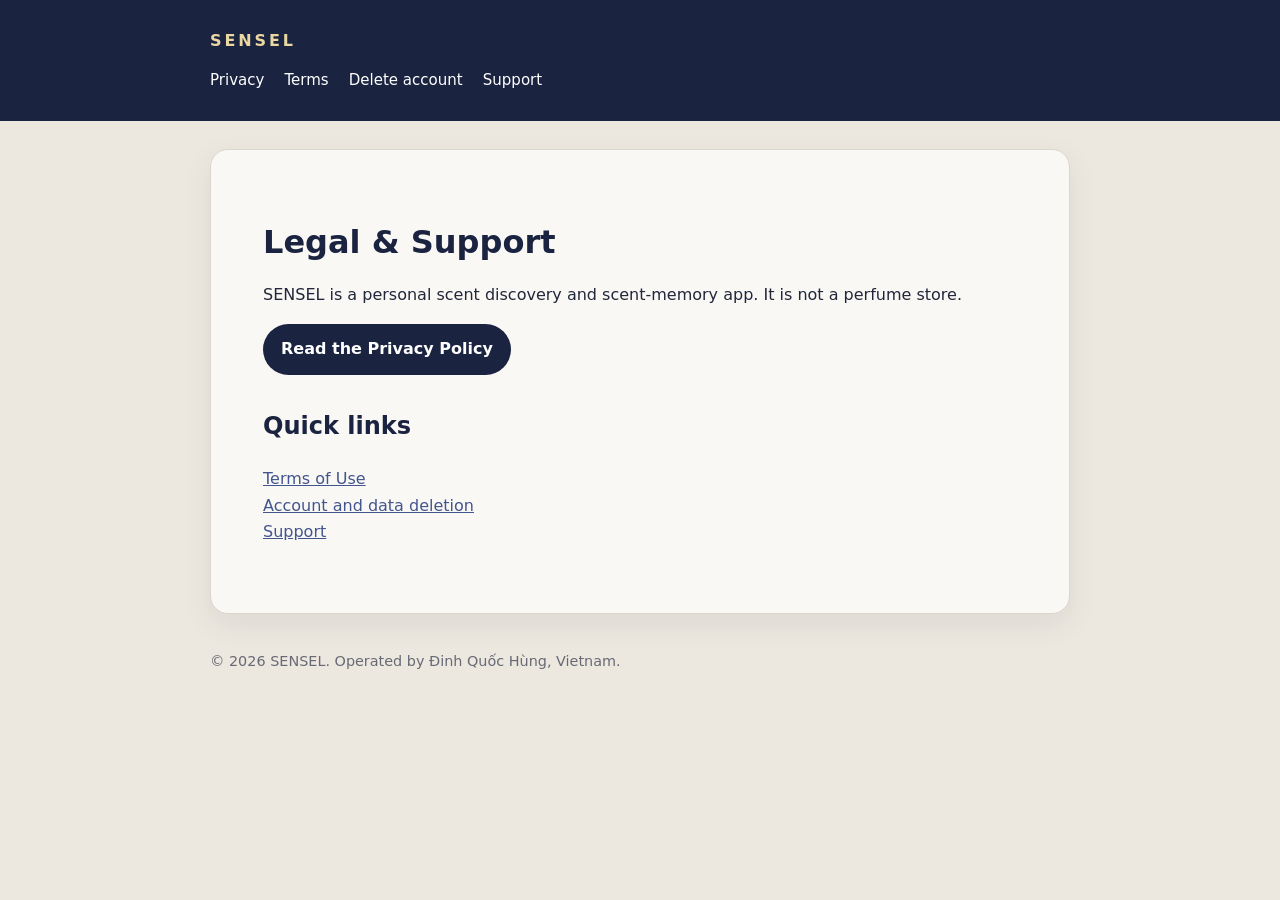
<file: index.html>
<!doctype html>
<html lang="en">
<head><meta charset="utf-8"><meta name="viewport" content="width=device-width,initial-scale=1"><title>SENSEL Legal & Support</title><link rel="stylesheet" href="styles.css"></head>
<body>
<header><div class="wrap"><div class="brand">SENSEL</div><nav><a href="privacy.html">Privacy</a><a href="terms.html">Terms</a><a href="delete-account.html">Delete account</a><a href="support.html">Support</a></nav></div></header>
<main><h1>Legal & Support</h1><p>SENSEL is a personal scent discovery and scent-memory app. It is not a perfume store.</p><p><a class="button" href="privacy.html">Read the Privacy Policy</a></p><h2>Quick links</h2><p><a href="terms.html">Terms of Use</a><br><a href="delete-account.html">Account and data deletion</a><br><a href="support.html">Support</a></p></main>
<footer><div class="wrap">© <span data-year></span> SENSEL. Operated by Đinh Quốc Hùng, Vietnam.</div></footer><script src="nav.js"></script>
</body></html>
</file>
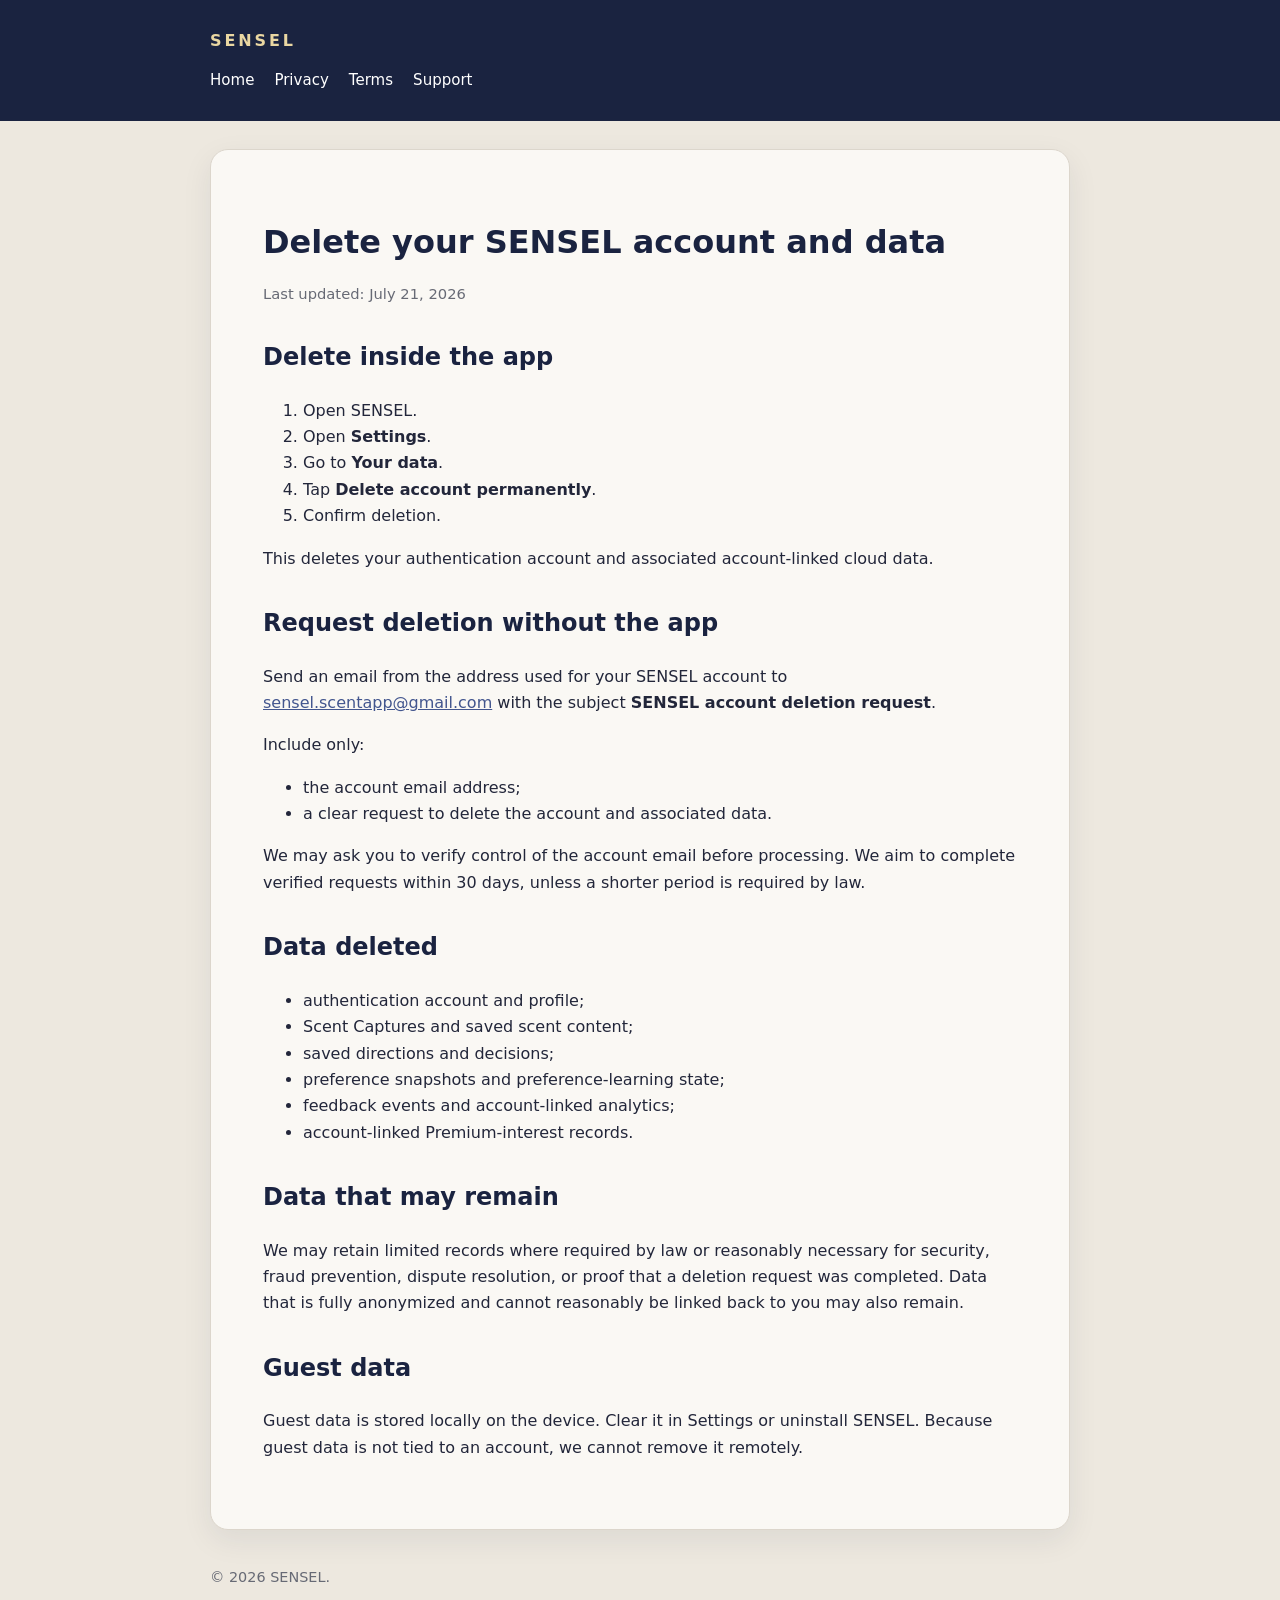
<file: delete-account.html>
<!doctype html>
<html lang="en">
<head><meta charset="utf-8"><meta name="viewport" content="width=device-width,initial-scale=1"><title>Delete a SENSEL Account</title><link rel="stylesheet" href="styles.css"></head>
<body>
<header><div class="wrap"><div class="brand">SENSEL</div><nav><a href="index.html">Home</a><a href="privacy.html">Privacy</a><a href="terms.html">Terms</a><a href="support.html">Support</a></nav></div></header>
<main>
<h1>Delete your SENSEL account and data</h1><p class="meta">Last updated: July 21, 2026</p>
<h2>Delete inside the app</h2><ol><li>Open SENSEL.</li><li>Open <strong>Settings</strong>.</li><li>Go to <strong>Your data</strong>.</li><li>Tap <strong>Delete account permanently</strong>.</li><li>Confirm deletion.</li></ol><p>This deletes your authentication account and associated account-linked cloud data.</p>
<h2>Request deletion without the app</h2><p>Send an email from the address used for your SENSEL account to <a href="mailto:sensel.scentapp@gmail.com?subject=SENSEL%20account%20deletion%20request">sensel.scentapp@gmail.com</a> with the subject <strong>SENSEL account deletion request</strong>.</p><p>Include only:</p><ul><li>the account email address;</li><li>a clear request to delete the account and associated data.</li></ul><p>We may ask you to verify control of the account email before processing. We aim to complete verified requests within 30 days, unless a shorter period is required by law.</p>
<h2>Data deleted</h2><ul><li>authentication account and profile;</li><li>Scent Captures and saved scent content;</li><li>saved directions and decisions;</li><li>preference snapshots and preference-learning state;</li><li>feedback events and account-linked analytics;</li><li>account-linked Premium-interest records.</li></ul>
<h2>Data that may remain</h2><p>We may retain limited records where required by law or reasonably necessary for security, fraud prevention, dispute resolution, or proof that a deletion request was completed. Data that is fully anonymized and cannot reasonably be linked back to you may also remain.</p>
<h2>Guest data</h2><p>Guest data is stored locally on the device. Clear it in Settings or uninstall SENSEL. Because guest data is not tied to an account, we cannot remove it remotely.</p>
</main>
<footer><div class="wrap">© <span data-year></span> SENSEL.</div></footer><script src="nav.js"></script>
</body></html>
</file>
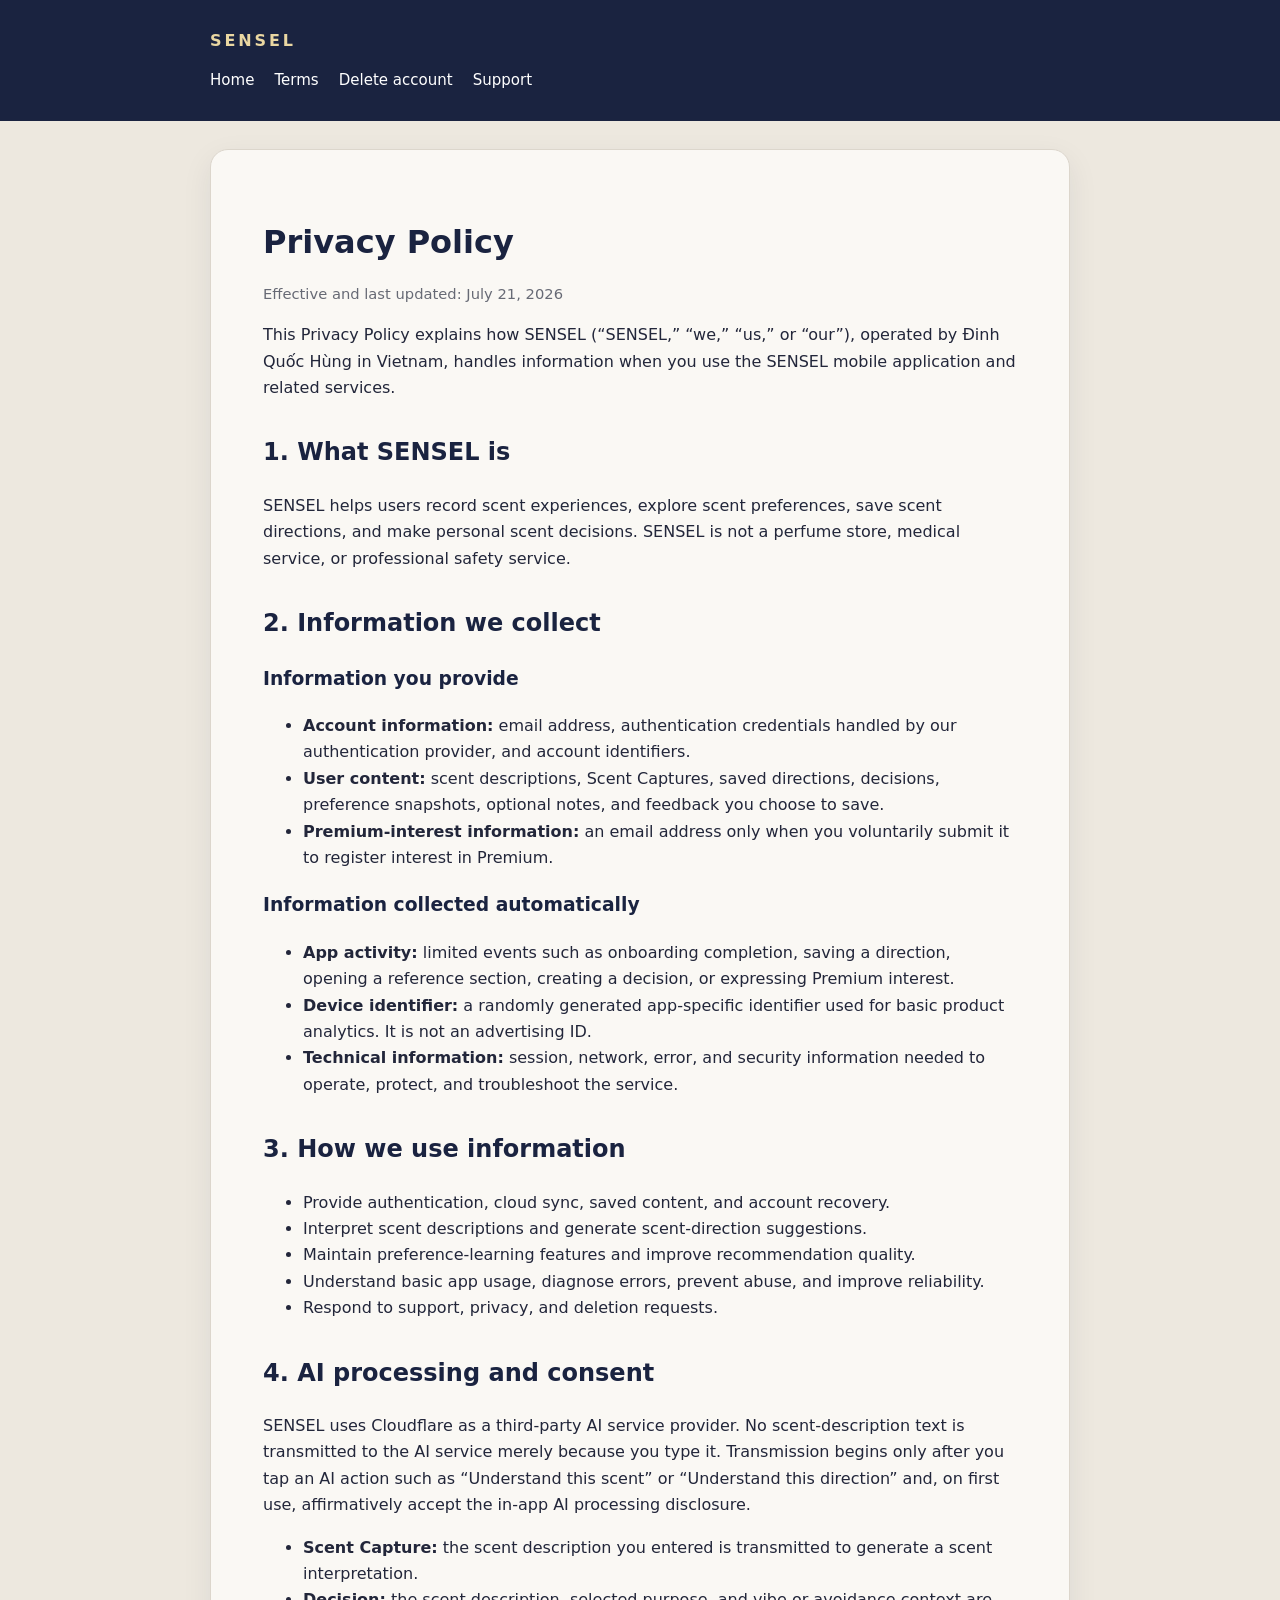
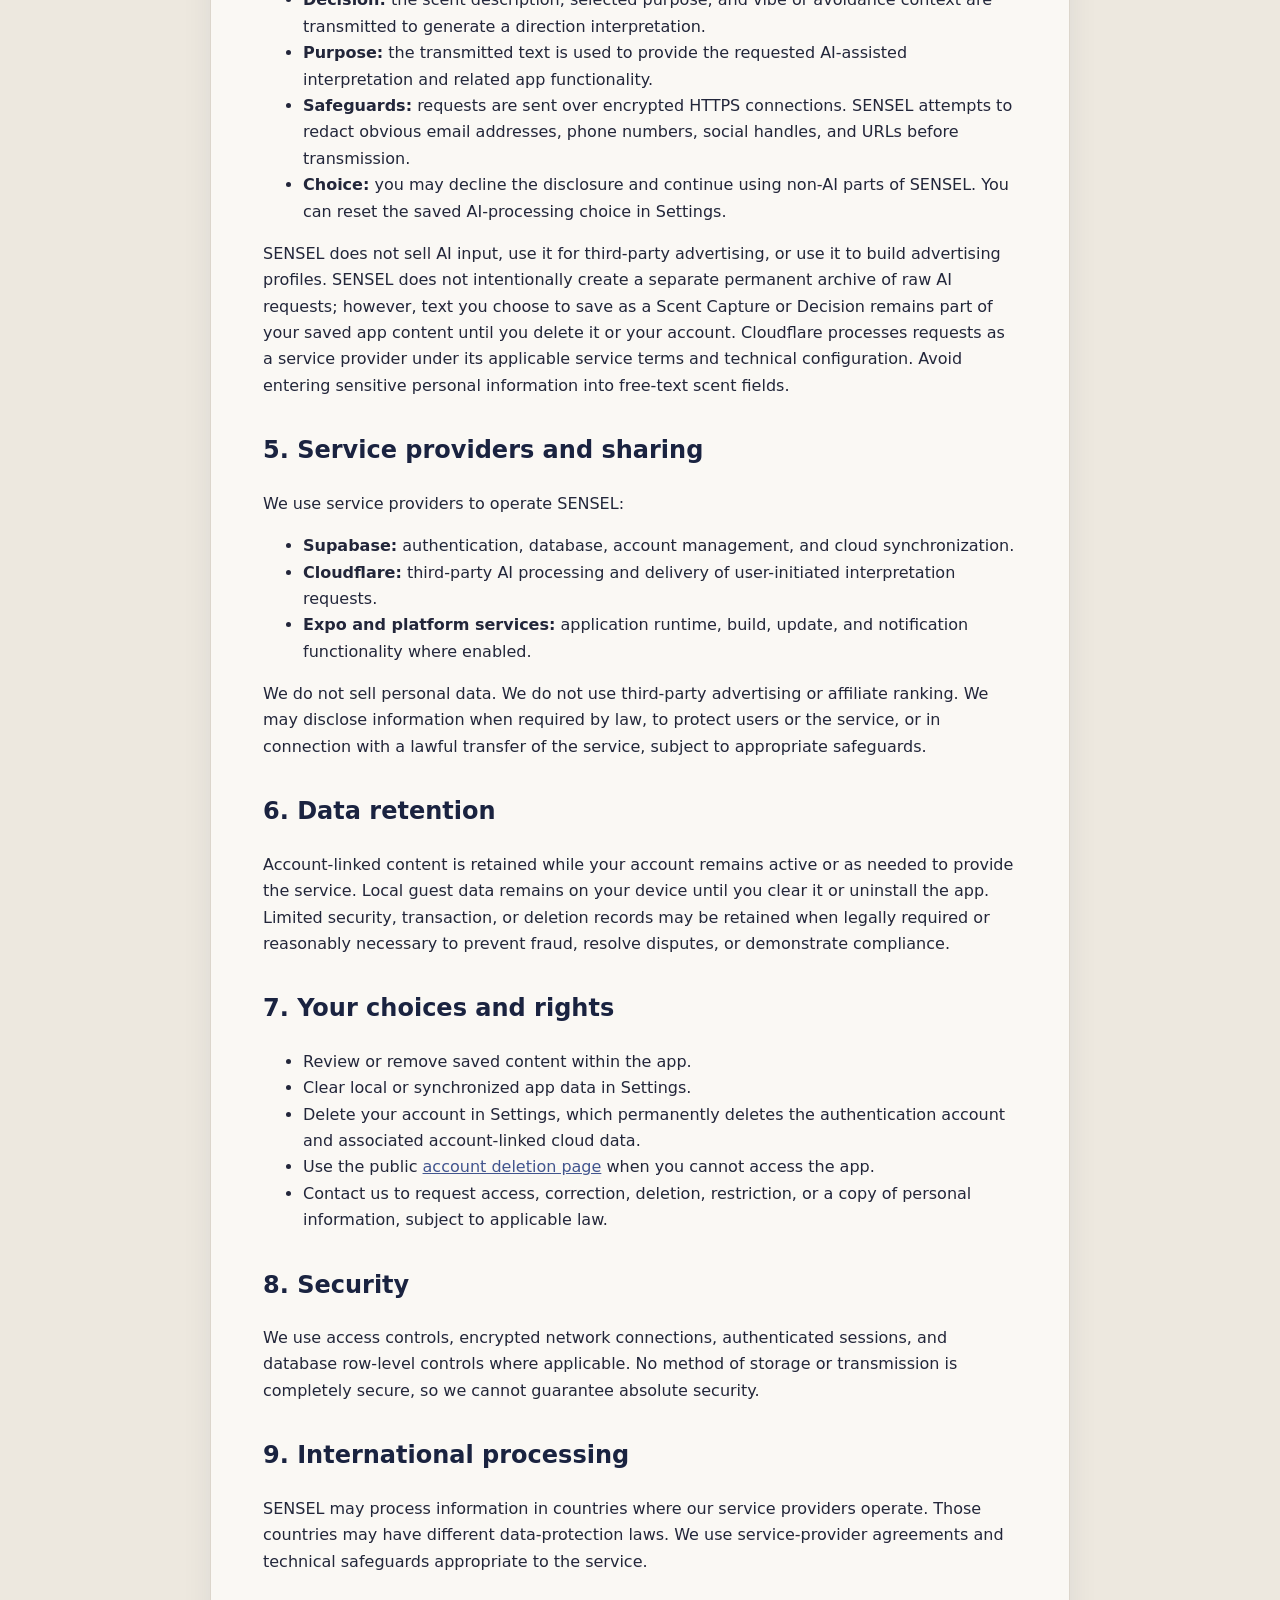
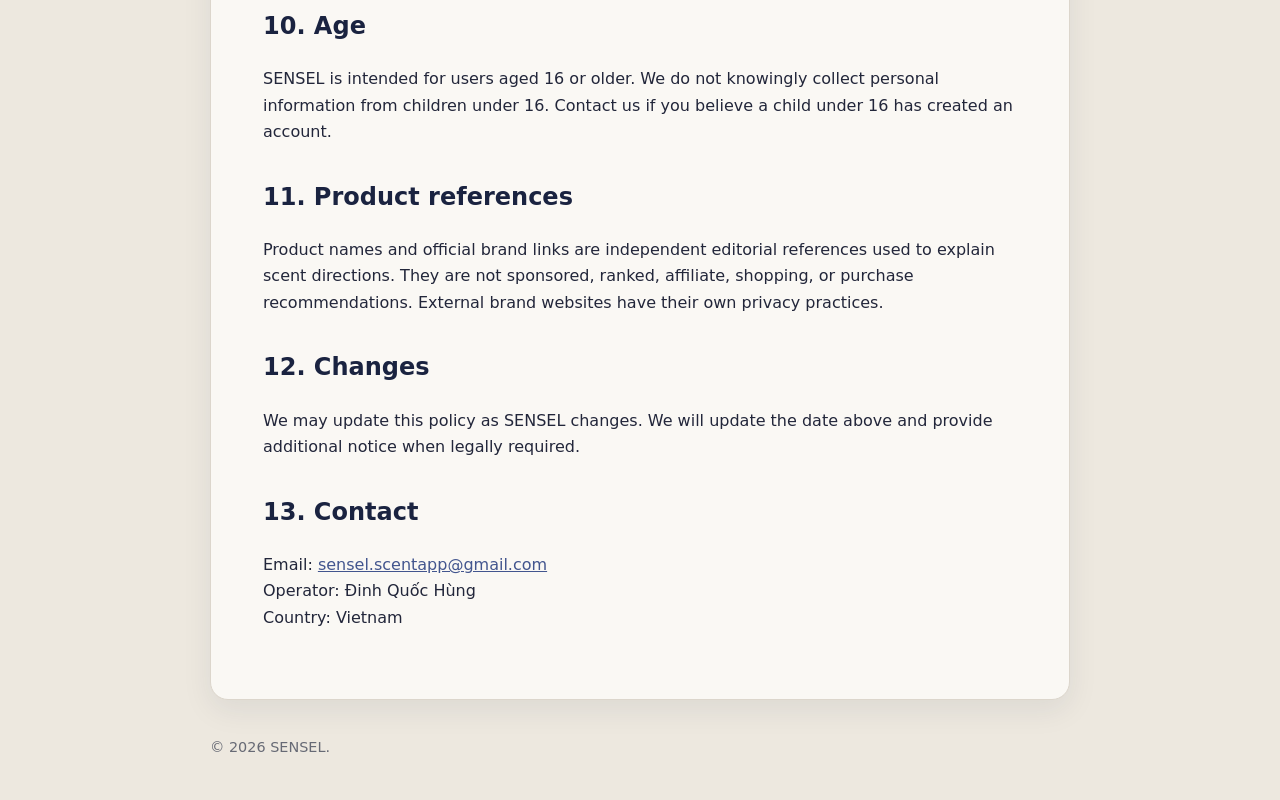
<file: privacy.html>
<!doctype html>
<html lang="en">
<head><meta charset="utf-8"><meta name="viewport" content="width=device-width,initial-scale=1"><title>SENSEL Privacy Policy</title><link rel="stylesheet" href="styles.css"></head>
<body>
<header><div class="wrap"><div class="brand">SENSEL</div><nav><a href="index.html">Home</a><a href="terms.html">Terms</a><a href="delete-account.html">Delete account</a><a href="support.html">Support</a></nav></div></header>
<main>
<h1>Privacy Policy</h1><p class="meta">Effective and last updated: July 21, 2026</p>
<p>This Privacy Policy explains how SENSEL (“SENSEL,” “we,” “us,” or “our”), operated by Đinh Quốc Hùng in Vietnam, handles information when you use the SENSEL mobile application and related services.</p>
<h2>1. What SENSEL is</h2><p>SENSEL helps users record scent experiences, explore scent preferences, save scent directions, and make personal scent decisions. SENSEL is not a perfume store, medical service, or professional safety service.</p>
<h2>2. Information we collect</h2>
<h3>Information you provide</h3><ul><li><strong>Account information:</strong> email address, authentication credentials handled by our authentication provider, and account identifiers.</li><li><strong>User content:</strong> scent descriptions, Scent Captures, saved directions, decisions, preference snapshots, optional notes, and feedback you choose to save.</li><li><strong>Premium-interest information:</strong> an email address only when you voluntarily submit it to register interest in Premium.</li></ul>
<h3>Information collected automatically</h3><ul><li><strong>App activity:</strong> limited events such as onboarding completion, saving a direction, opening a reference section, creating a decision, or expressing Premium interest.</li><li><strong>Device identifier:</strong> a randomly generated app-specific identifier used for basic product analytics. It is not an advertising ID.</li><li><strong>Technical information:</strong> session, network, error, and security information needed to operate, protect, and troubleshoot the service.</li></ul>
<h2>3. How we use information</h2><ul><li>Provide authentication, cloud sync, saved content, and account recovery.</li><li>Interpret scent descriptions and generate scent-direction suggestions.</li><li>Maintain preference-learning features and improve recommendation quality.</li><li>Understand basic app usage, diagnose errors, prevent abuse, and improve reliability.</li><li>Respond to support, privacy, and deletion requests.</li></ul>
<h2>4. AI processing and consent</h2>
<p>SENSEL uses Cloudflare as a third-party AI service provider. No scent-description text is transmitted to the AI service merely because you type it. Transmission begins only after you tap an AI action such as “Understand this scent” or “Understand this direction” and, on first use, affirmatively accept the in-app AI processing disclosure.</p>
<ul>
<li><strong>Scent Capture:</strong> the scent description you entered is transmitted to generate a scent interpretation.</li>
<li><strong>Decision:</strong> the scent description, selected purpose, and vibe or avoidance context are transmitted to generate a direction interpretation.</li>
<li><strong>Purpose:</strong> the transmitted text is used to provide the requested AI-assisted interpretation and related app functionality.</li>
<li><strong>Safeguards:</strong> requests are sent over encrypted HTTPS connections. SENSEL attempts to redact obvious email addresses, phone numbers, social handles, and URLs before transmission.</li>
<li><strong>Choice:</strong> you may decline the disclosure and continue using non-AI parts of SENSEL. You can reset the saved AI-processing choice in Settings.</li>
</ul>
<p>SENSEL does not sell AI input, use it for third-party advertising, or use it to build advertising profiles. SENSEL does not intentionally create a separate permanent archive of raw AI requests; however, text you choose to save as a Scent Capture or Decision remains part of your saved app content until you delete it or your account. Cloudflare processes requests as a service provider under its applicable service terms and technical configuration. Avoid entering sensitive personal information into free-text scent fields.</p>
<h2>5. Service providers and sharing</h2><p>We use service providers to operate SENSEL:</p><ul><li><strong>Supabase:</strong> authentication, database, account management, and cloud synchronization.</li><li><strong>Cloudflare:</strong> third-party AI processing and delivery of user-initiated interpretation requests.</li><li><strong>Expo and platform services:</strong> application runtime, build, update, and notification functionality where enabled.</li></ul><p>We do not sell personal data. We do not use third-party advertising or affiliate ranking. We may disclose information when required by law, to protect users or the service, or in connection with a lawful transfer of the service, subject to appropriate safeguards.</p>
<h2>6. Data retention</h2><p>Account-linked content is retained while your account remains active or as needed to provide the service. Local guest data remains on your device until you clear it or uninstall the app. Limited security, transaction, or deletion records may be retained when legally required or reasonably necessary to prevent fraud, resolve disputes, or demonstrate compliance.</p>
<h2>7. Your choices and rights</h2><ul><li>Review or remove saved content within the app.</li><li>Clear local or synchronized app data in Settings.</li><li>Delete your account in Settings, which permanently deletes the authentication account and associated account-linked cloud data.</li><li>Use the public <a href="delete-account.html">account deletion page</a> when you cannot access the app.</li><li>Contact us to request access, correction, deletion, restriction, or a copy of personal information, subject to applicable law.</li></ul>
<h2>8. Security</h2><p>We use access controls, encrypted network connections, authenticated sessions, and database row-level controls where applicable. No method of storage or transmission is completely secure, so we cannot guarantee absolute security.</p>
<h2>9. International processing</h2><p>SENSEL may process information in countries where our service providers operate. Those countries may have different data-protection laws. We use service-provider agreements and technical safeguards appropriate to the service.</p>
<h2>10. Age</h2><p>SENSEL is intended for users aged 16 or older. We do not knowingly collect personal information from children under 16. Contact us if you believe a child under 16 has created an account.</p>
<h2>11. Product references</h2><p>Product names and official brand links are independent editorial references used to explain scent directions. They are not sponsored, ranked, affiliate, shopping, or purchase recommendations. External brand websites have their own privacy practices.</p>
<h2>12. Changes</h2><p>We may update this policy as SENSEL changes. We will update the date above and provide additional notice when legally required.</p>
<h2>13. Contact</h2><p>Email: <a href="mailto:sensel.scentapp@gmail.com">sensel.scentapp@gmail.com</a><br>Operator: Đinh Quốc Hùng<br>Country: Vietnam</p>
</main>
<footer><div class="wrap">© <span data-year></span> SENSEL.</div></footer><script src="nav.js"></script>
</body></html>
</file>
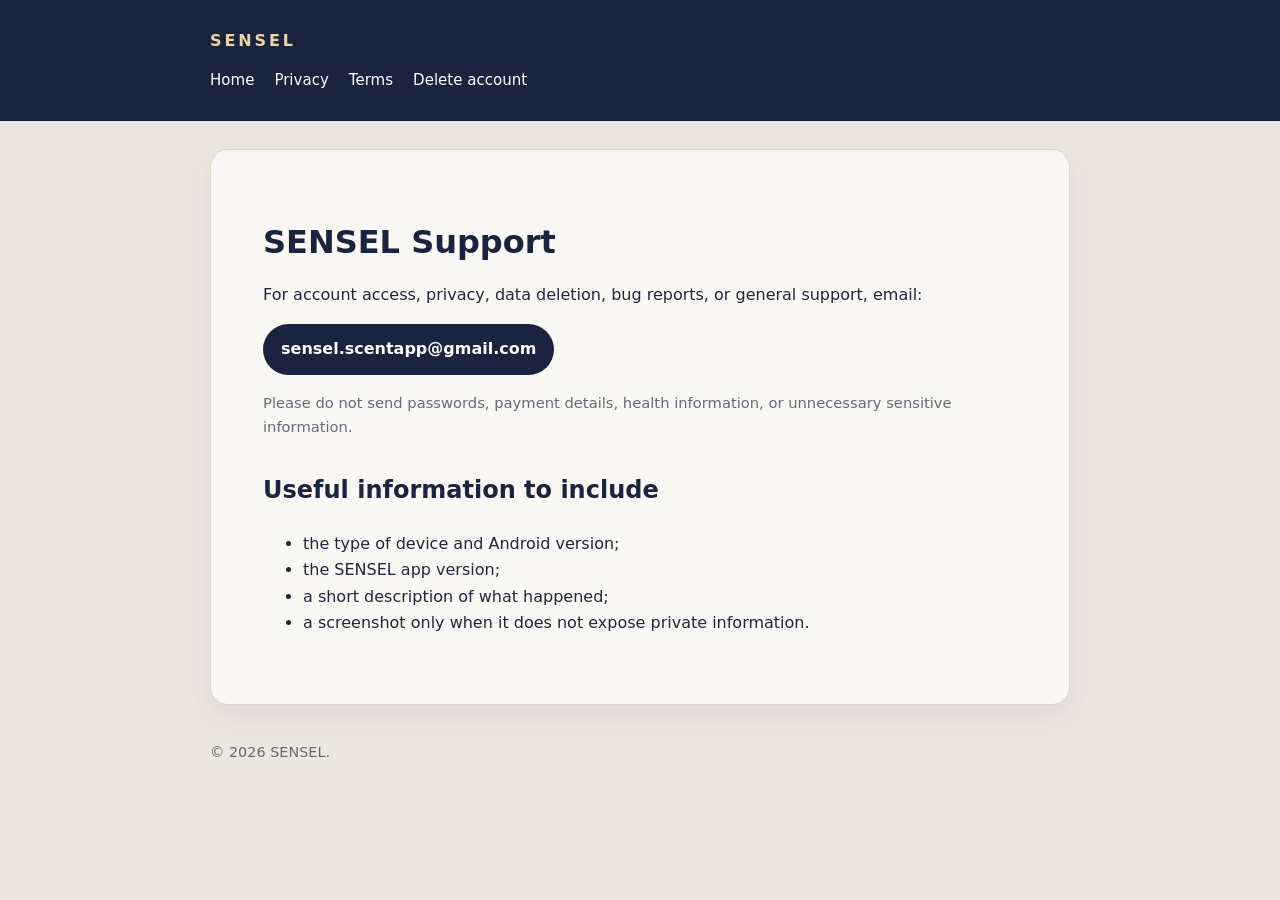
<file: support.html>
<!doctype html>
<html lang="en">
<head><meta charset="utf-8"><meta name="viewport" content="width=device-width,initial-scale=1"><title>SENSEL Support</title><link rel="stylesheet" href="styles.css"></head>
<body>
<header><div class="wrap"><div class="brand">SENSEL</div><nav><a href="index.html">Home</a><a href="privacy.html">Privacy</a><a href="terms.html">Terms</a><a href="delete-account.html">Delete account</a></nav></div></header>
<main><h1>SENSEL Support</h1><p>For account access, privacy, data deletion, bug reports, or general support, email:</p><p><a class="button" href="mailto:sensel.scentapp@gmail.com?subject=SENSEL%20support">sensel.scentapp@gmail.com</a></p><p class="small">Please do not send passwords, payment details, health information, or unnecessary sensitive information.</p><h2>Useful information to include</h2><ul><li>the type of device and Android version;</li><li>the SENSEL app version;</li><li>a short description of what happened;</li><li>a screenshot only when it does not expose private information.</li></ul></main>
<footer><div class="wrap">© <span data-year></span> SENSEL.</div></footer><script src="nav.js"></script>
</body></html>
</file>
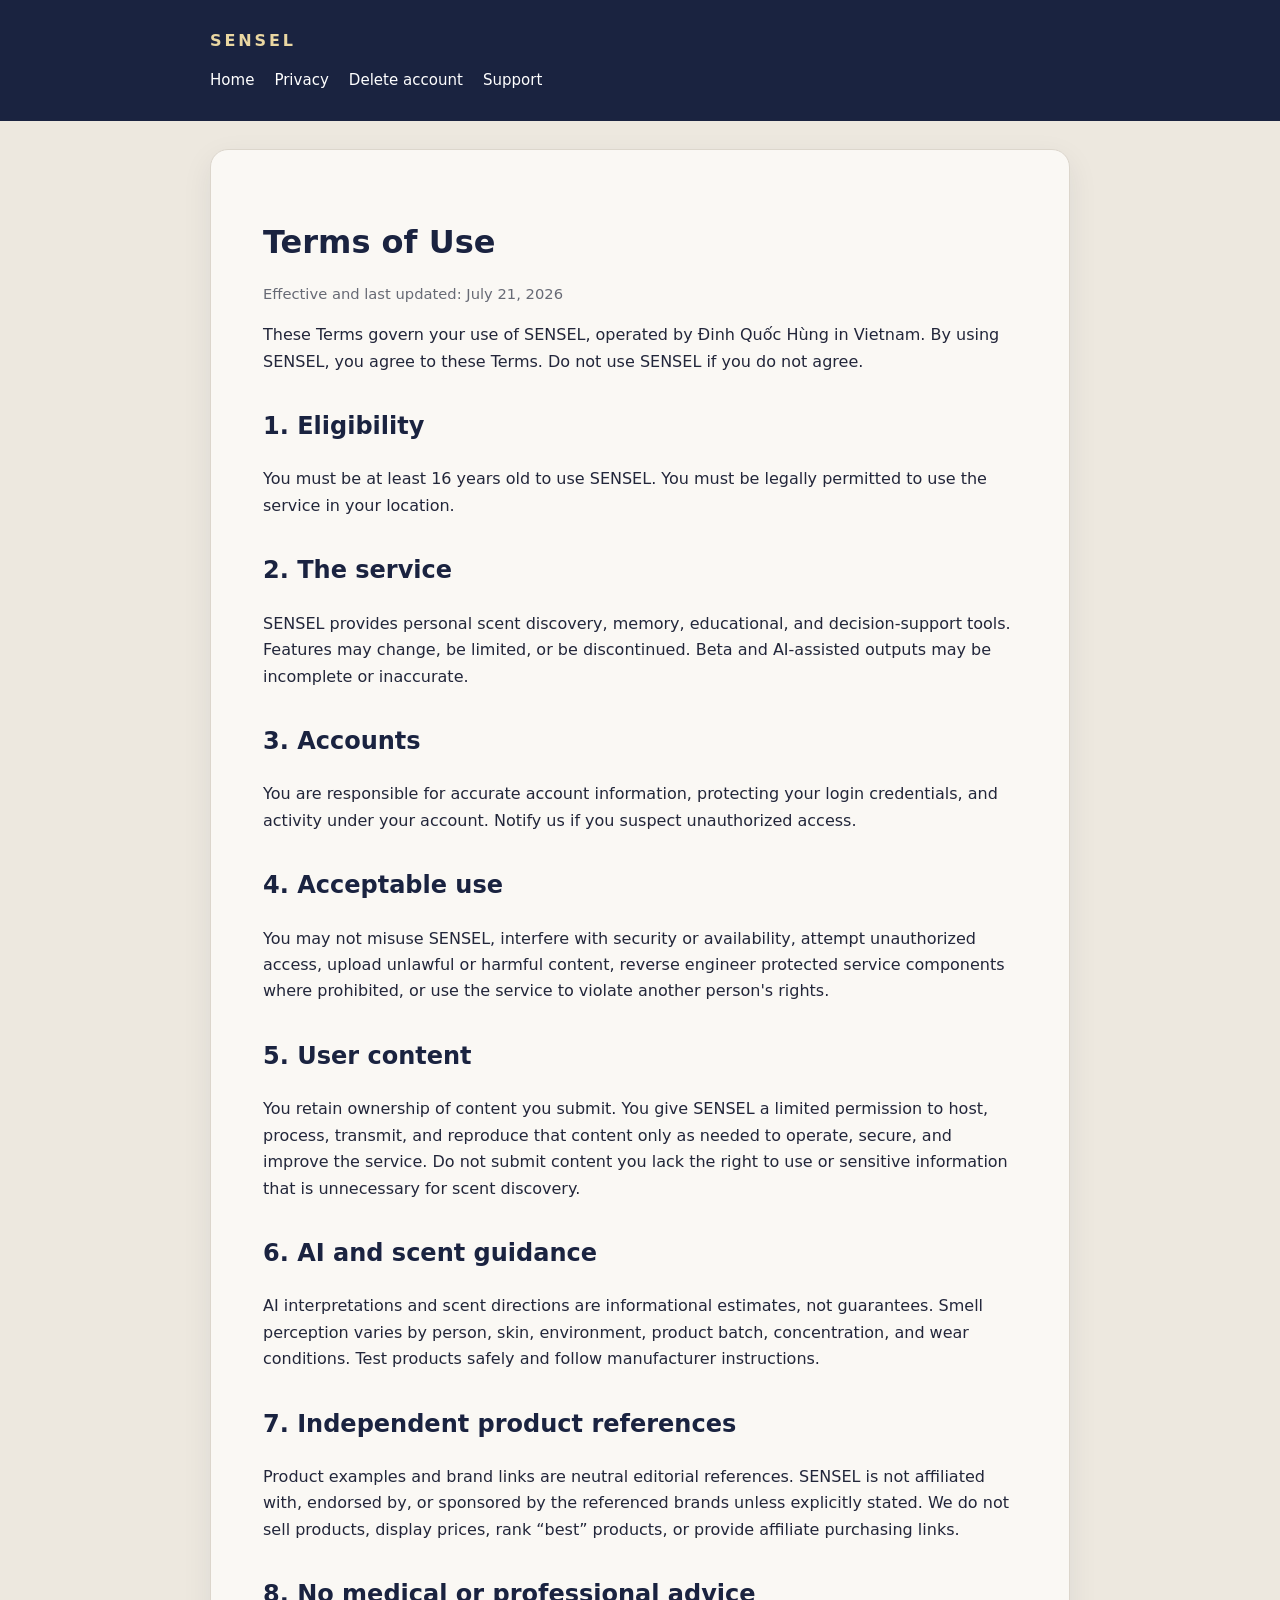
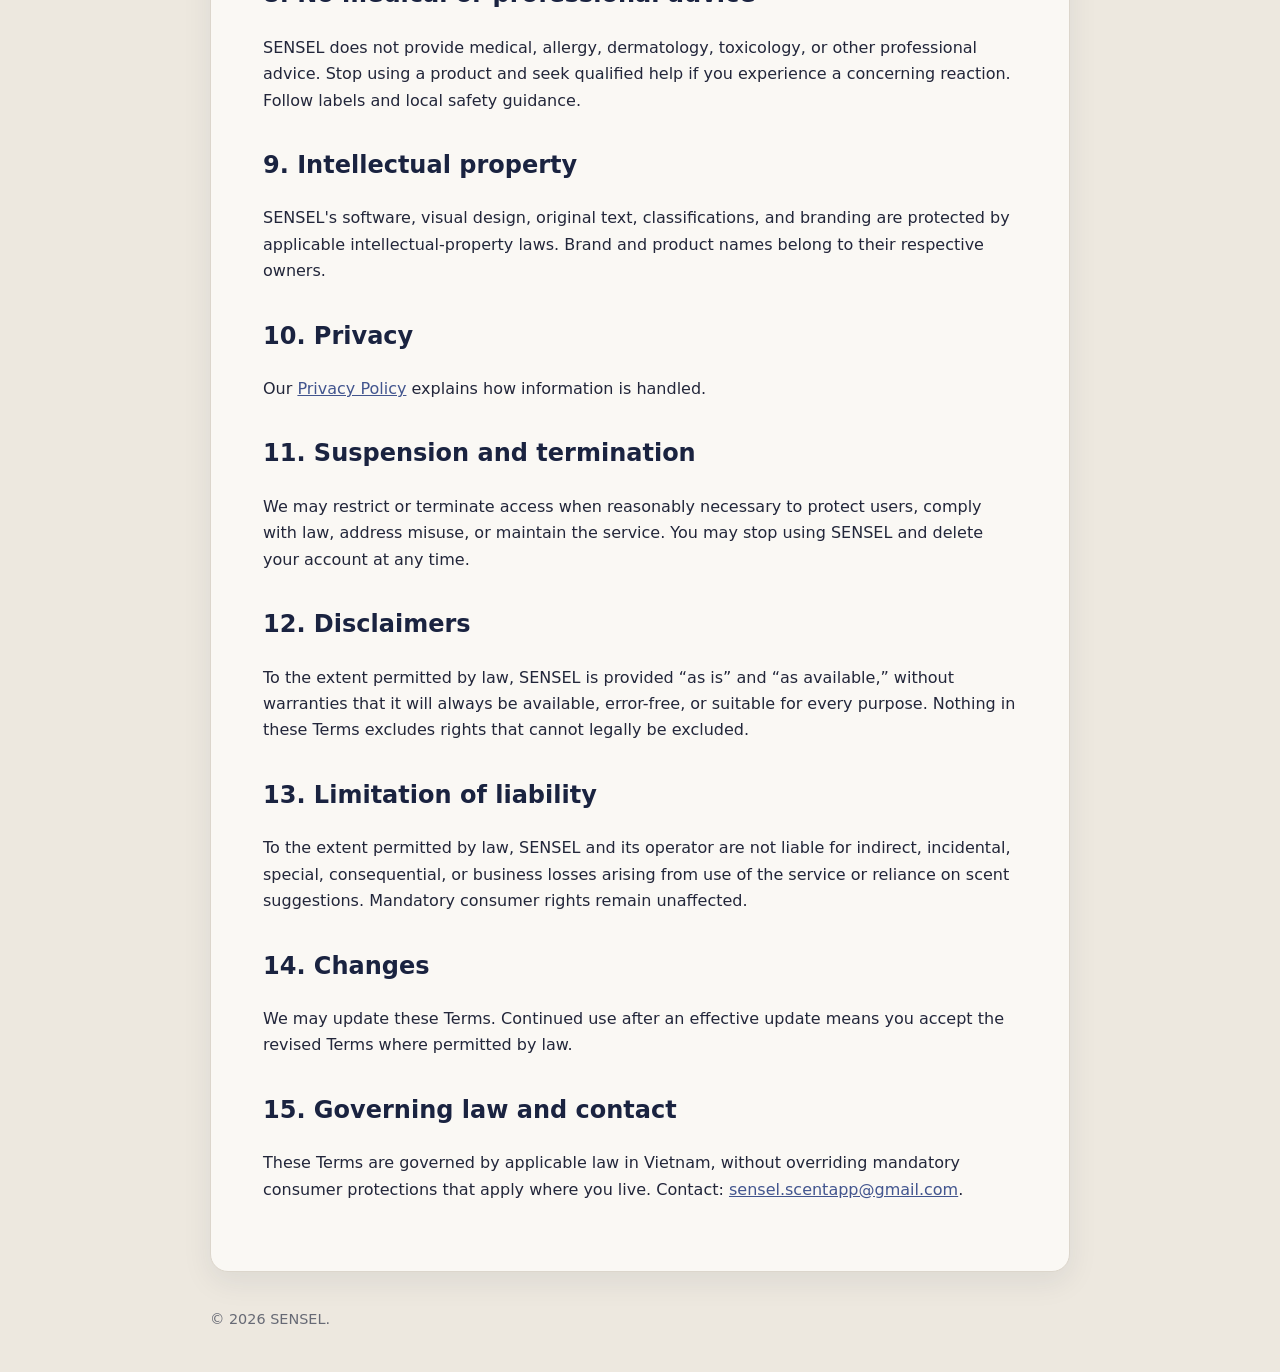
<file: terms.html>
<!doctype html>
<html lang="en">
<head><meta charset="utf-8"><meta name="viewport" content="width=device-width,initial-scale=1"><title>SENSEL Terms of Use</title><link rel="stylesheet" href="styles.css"></head>
<body>
<header><div class="wrap"><div class="brand">SENSEL</div><nav><a href="index.html">Home</a><a href="privacy.html">Privacy</a><a href="delete-account.html">Delete account</a><a href="support.html">Support</a></nav></div></header>
<main>
<h1>Terms of Use</h1><p class="meta">Effective and last updated: July 21, 2026</p>
<p>These Terms govern your use of SENSEL, operated by Đinh Quốc Hùng in Vietnam. By using SENSEL, you agree to these Terms. Do not use SENSEL if you do not agree.</p>
<h2>1. Eligibility</h2><p>You must be at least 16 years old to use SENSEL. You must be legally permitted to use the service in your location.</p>
<h2>2. The service</h2><p>SENSEL provides personal scent discovery, memory, educational, and decision-support tools. Features may change, be limited, or be discontinued. Beta and AI-assisted outputs may be incomplete or inaccurate.</p>
<h2>3. Accounts</h2><p>You are responsible for accurate account information, protecting your login credentials, and activity under your account. Notify us if you suspect unauthorized access.</p>
<h2>4. Acceptable use</h2><p>You may not misuse SENSEL, interfere with security or availability, attempt unauthorized access, upload unlawful or harmful content, reverse engineer protected service components where prohibited, or use the service to violate another person's rights.</p>
<h2>5. User content</h2><p>You retain ownership of content you submit. You give SENSEL a limited permission to host, process, transmit, and reproduce that content only as needed to operate, secure, and improve the service. Do not submit content you lack the right to use or sensitive information that is unnecessary for scent discovery.</p>
<h2>6. AI and scent guidance</h2><p>AI interpretations and scent directions are informational estimates, not guarantees. Smell perception varies by person, skin, environment, product batch, concentration, and wear conditions. Test products safely and follow manufacturer instructions.</p>
<h2>7. Independent product references</h2><p>Product examples and brand links are neutral editorial references. SENSEL is not affiliated with, endorsed by, or sponsored by the referenced brands unless explicitly stated. We do not sell products, display prices, rank “best” products, or provide affiliate purchasing links.</p>
<h2>8. No medical or professional advice</h2><p>SENSEL does not provide medical, allergy, dermatology, toxicology, or other professional advice. Stop using a product and seek qualified help if you experience a concerning reaction. Follow labels and local safety guidance.</p>
<h2>9. Intellectual property</h2><p>SENSEL's software, visual design, original text, classifications, and branding are protected by applicable intellectual-property laws. Brand and product names belong to their respective owners.</p>
<h2>10. Privacy</h2><p>Our <a href="privacy.html">Privacy Policy</a> explains how information is handled.</p>
<h2>11. Suspension and termination</h2><p>We may restrict or terminate access when reasonably necessary to protect users, comply with law, address misuse, or maintain the service. You may stop using SENSEL and delete your account at any time.</p>
<h2>12. Disclaimers</h2><p>To the extent permitted by law, SENSEL is provided “as is” and “as available,” without warranties that it will always be available, error-free, or suitable for every purpose. Nothing in these Terms excludes rights that cannot legally be excluded.</p>
<h2>13. Limitation of liability</h2><p>To the extent permitted by law, SENSEL and its operator are not liable for indirect, incidental, special, consequential, or business losses arising from use of the service or reliance on scent suggestions. Mandatory consumer rights remain unaffected.</p>
<h2>14. Changes</h2><p>We may update these Terms. Continued use after an effective update means you accept the revised Terms where permitted by law.</p>
<h2>15. Governing law and contact</h2><p>These Terms are governed by applicable law in Vietnam, without overriding mandatory consumer protections that apply where you live. Contact: <a href="mailto:sensel.scentapp@gmail.com">sensel.scentapp@gmail.com</a>.</p>
</main>
<footer><div class="wrap">© <span data-year></span> SENSEL.</div></footer><script src="nav.js"></script>
</body></html>
</file>
<file: styles.css>
:root {
  color-scheme: light;
  --navy: #1a2340;
  --cream: #ede8df;
  --paper: #faf8f4;
  --gold: #c9a052;
  --ink: #22263a;
  --muted: #676a75;
  --line: #dcd6cc;
}
* { box-sizing: border-box; }
body {
  margin: 0;
  background: var(--cream);
  color: var(--ink);
  font-family: Inter, ui-sans-serif, system-ui, -apple-system, BlinkMacSystemFont, "Segoe UI", sans-serif;
  line-height: 1.65;
}
header {
  background: var(--navy);
  color: white;
  padding: 28px 20px;
}
header .wrap, main, footer .wrap { max-width: 860px; margin: 0 auto; }
.brand { letter-spacing: .18em; font-weight: 700; color: #ead7a2; }
nav { margin-top: 14px; display: flex; flex-wrap: wrap; gap: 12px 20px; }
nav a { color: white; text-decoration: none; font-size: .94rem; }
main {
  margin: 28px auto;
  background: var(--paper);
  border: 1px solid var(--line);
  border-radius: 18px;
  padding: clamp(24px, 5vw, 52px);
  box-shadow: 0 10px 30px rgba(26,35,64,.08);
}
h1 { line-height: 1.15; color: var(--navy); }
h2 { margin-top: 2rem; color: var(--navy); }
h3 { color: var(--navy); }
a { color: #42558e; }
.meta, .small { color: var(--muted); font-size: .92rem; }
.notice {
  border-left: 4px solid var(--gold);
  background: #f4efe4;
  padding: 14px 16px;
  border-radius: 8px;
}
.button {
  display: inline-block;
  background: var(--navy);
  color: white;
  padding: 12px 18px;
  border-radius: 999px;
  text-decoration: none;
  font-weight: 650;
}
footer { padding: 8px 20px 40px; color: var(--muted); font-size: .9rem; }
code { overflow-wrap: anywhere; }
</file>
